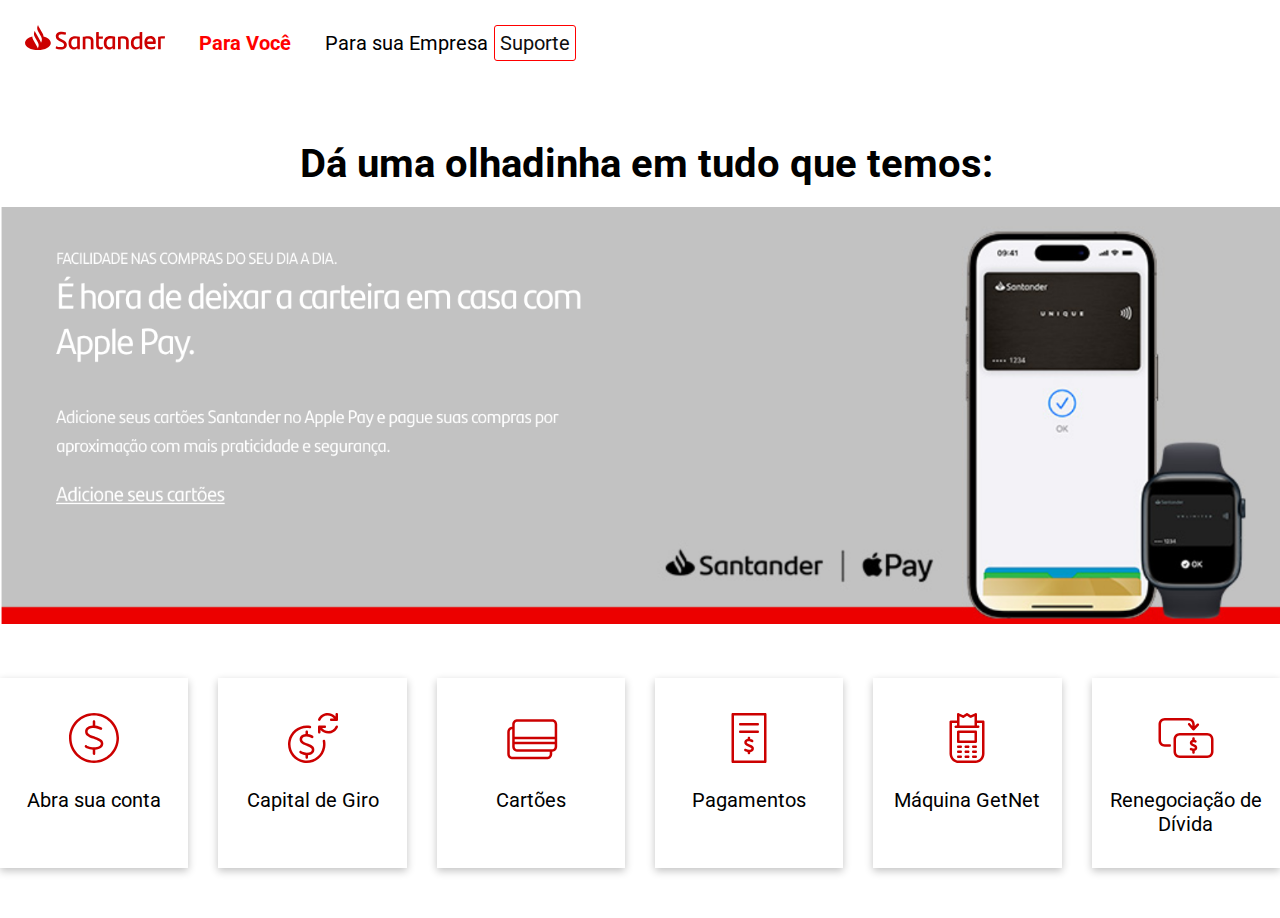
<file: index.html>
<!DOCTYPE html>
<html lang="pt-br">

<head>
    <link rel="stylesheet" href="style.css">
    <meta charset="UTF-8">
    <link rel="stylesheet" href="responsivo.css">
    <meta name="viewport" content="width=device-width, initial-scale=1.0">
    <link rel="preconnect" href="https://fonts.googleapis.com">
    <link rel="preconnect" href="https://fonts.gstatic.com" crossorigin>
    <link href="https://fonts.googleapis.com/css2?family=Roboto&display=swap" rel="stylesheet">

    <title>Projeto Santander</title>

<body>
    <div class="caixa">

        <img class="logo" src="./img/logo-santander.svg" alt="logo santander">

        <a class="link-voce"> Para Você</a>
        <a class="link-empresa"> Para sua Empresa</a>
        <a class="suporte" href="/Form de contato/index.html"> Suporte </a>
    </div>

    <h3>Dá uma olhadinha em tudo que temos:</h3>

    <img class="background" src="img/background.png" alt="">


    <ul>

        <li>
            <img src="./img/icon-abra-sua-conta.svg" alt="" class="imagem-produtos">
            <p>Abra sua conta</p>

        </li>
        <li>
            <img src="img/capitalgiro.svg" alt="" class="imagem-produtos">
            <p>Capital de Giro</p>
        </li>

        <li>
            <img src="./img/icon-peca-seu-cartao.svg" alt="" class="imagem-produtos">
            <p>Cartões</p>
        </li>

        <li>
            <img src="./img/pagamentos.svg" alt="" class="imagem-produtos">
            <p>Pagamentos</p>
        </li>

        <li>
            <img src="./img/icon-maquina-getnet.svg" alt="" class="imagem-produtos">
            <p>Máquina GetNet</p>
        </li>

        <li>
            <img src="./img/icon-renegocie-sua-divida.svg" alt="" class="imagem-produtos">
            <p>Renegociação de Dívida</p>
        </li>





    </ul>





</body>

</html>
</file>
<file: style.css>
* {
    margin: 0;
    padding: 0;
    width: 100%;
    max-width: 100%;
    font-family: 'Roboto', sans-serif;

}

body{  font-family: 'Roboto', sans-serif;
     
}
.caixa {
    padding: 25px;
}

.logo {
    width: 140px;
    max-width: 100%;

}

.link-voce {
    color: red;
    margin-left: 30px;
    font-size: 20px;
    font-weight: 700;
    cursor: pointer;
}

.link-voce:hover {
    text-decoration: underline;
}

.link-empresa {

    color: black;
    margin-left: 30px;
    font-size: 20px;
    cursor: pointer;
}

.link-empresa:hover {
    text-decoration: underline;
}

.suporte{
    margin-left: 30px;
    color: rgb(14, 14, 14);
    margin: 2px; 
    padding: 5px;
    font-size: 20px;
    cursor: pointer;
    
    border: 1px solid red;
    border-radius: 3px;
    text-decoration: none;
  
    text-align: center;
}

.suporte:hover{
             opacity: 0.4;

}



.background {
    width: 100%;
    max-width: 100%;
}

h3 {
    margin-left: 300px;
    margin-top: 60px;
    font-size: 40px;
    margin-bottom: 20px;

}


ul{
    display: flex;
    justify-content: center;
    gap: 30px;
    margin-top: 50px;
    margin-bottom: 50px;

}

li {
    height: 190px;
    width: 190px;
    box-shadow: rgba(0, 0, 0, 0.24) 0px 3px 8px;
    display:  inline-block;
}

.imagem-produtos {
    width: 60px;
   margin-left: auto;
    margin-right: auto;
    display: block;
   padding-top: 30px;
}

p {
    text-align: center;
    margin-top: 20px;
    font-size: 20px;


}
/* dar o zoom ao passar o mouse em cima */ 
li:hover{
     -moz-transform:scale(1.1) ;
     -webkit-transform: scale(1.1) ;
     transform:  scale(1.1);
}
</file>
<file: responsivo.css>
/* Estilos base */
* {
    margin: 0;
    padding: 0;
    box-sizing: border-box;
}

body {
    font-family: Arial, sans-serif;
}

.container {
    max-width: 1200px;
    margin: 0 auto;
    padding: 20px;
}

/* Resto dos estilos ... */

/* Media queries para responsividade */
@media (max-width: 1200px) {
    .container {
        padding: 15px;
    }
    /* Mais ajustes conforme necessário */
}

@media (max-width: 992px) {
    h3 {
        margin-left: 10px;
        font-size: 30px;
    }
    /* Mais ajustes conforme necessário */
}

@media (max-width: 768px) {
    .caixa {
        text-align: center;
    }
    .logo {
        margin: 0 auto; /* Centraliza o logo horizontalmente */
        margin-bottom: 15px;
    }
    .link-voce,
    .link-empresa {
        margin: 10px 0; /* Adicionado espaço vertical entre os links */
        font-size: 18px;
    }
    .suporte {
        position: fixed;
        bottom: 20px;
        right: 20px;
        font-size: 16px;
    }
    ul {
        display: flex;
        flex-direction: column;
        align-items: center;
        gap: 15px;
    }
    /* Ajustes adicionais para alinhar os links verticalmente */
    .caixa {
        display: flex;
        flex-direction: column;
        align-items: center;
    }
    /* Mais ajustes conforme necessário */
}

@media (max-width: 576px) {
    h3 {
        margin-left: 0;
        font-size: 24px;
    }
    .link-voce,
    .link-empresa {
        font-size: 16px;
    }
    .suporte {
        font-size: 14px;
    }
    /* Mais ajustes conforme necessário */
}
/* Estilos base */
* {
    margin: 0;
    padding: 0;
    box-sizing: border-box;
}

body {
    font-family: Arial, sans-serif;
}

.container {
    max-width: 1200px;
    margin: 0 auto;
    padding: 20px;
}

/* Resto dos estilos ... */

/* Media queries para responsividade */
@media (max-width: 1200px) {
    .container {
        padding: 15px;
    }
    /* Mais ajustes conforme necessário */
}

@media (max-width: 992px) {
    h3 {
        margin-left: 10px;
        font-size: 30px;
    }
    /* Mais ajustes conforme necessário */
}

@media (max-width: 768px) {
    .caixa {
        text-align: center;
    }
    .logo {
        margin: 0 auto; /* Centraliza o logo horizontalmente */
        margin-bottom: 15px;
    }
    .link-voce,
    .link-empresa {
        margin: 10px 0; /* Adicionado espaço vertical entre os links */
        font-size: 18px;
    }
    .suporte {
        position: fixed;
        bottom: 20px;
        right: 20px;
        font-size: 16px;
    }
    ul {
        display: flex;
        flex-direction: column;
        align-items: center;
        gap: 15px;
    }
    /* Ajustes adicionais para alinhar os links verticalmente */
    .caixa {
        display: flex;
        flex-direction: column;
        align-items: center;
    }
    /* Mais ajustes conforme necessário */
}

@media (max-width: 576px) {
    h3 {
        margin-left: 0;
        font-size: 24px;
    }
    .link-voce,
    .link-empresa {
        font-size: 16px;
    }
    .suporte {
        font-size: 14px;
    }
    /* Ajustes adicionais para o botão de suporte */
    .suporte {
        position: static;
        margin-top: 10px;
    }
    /* Mais ajustes conforme necessário */
}
</file>
